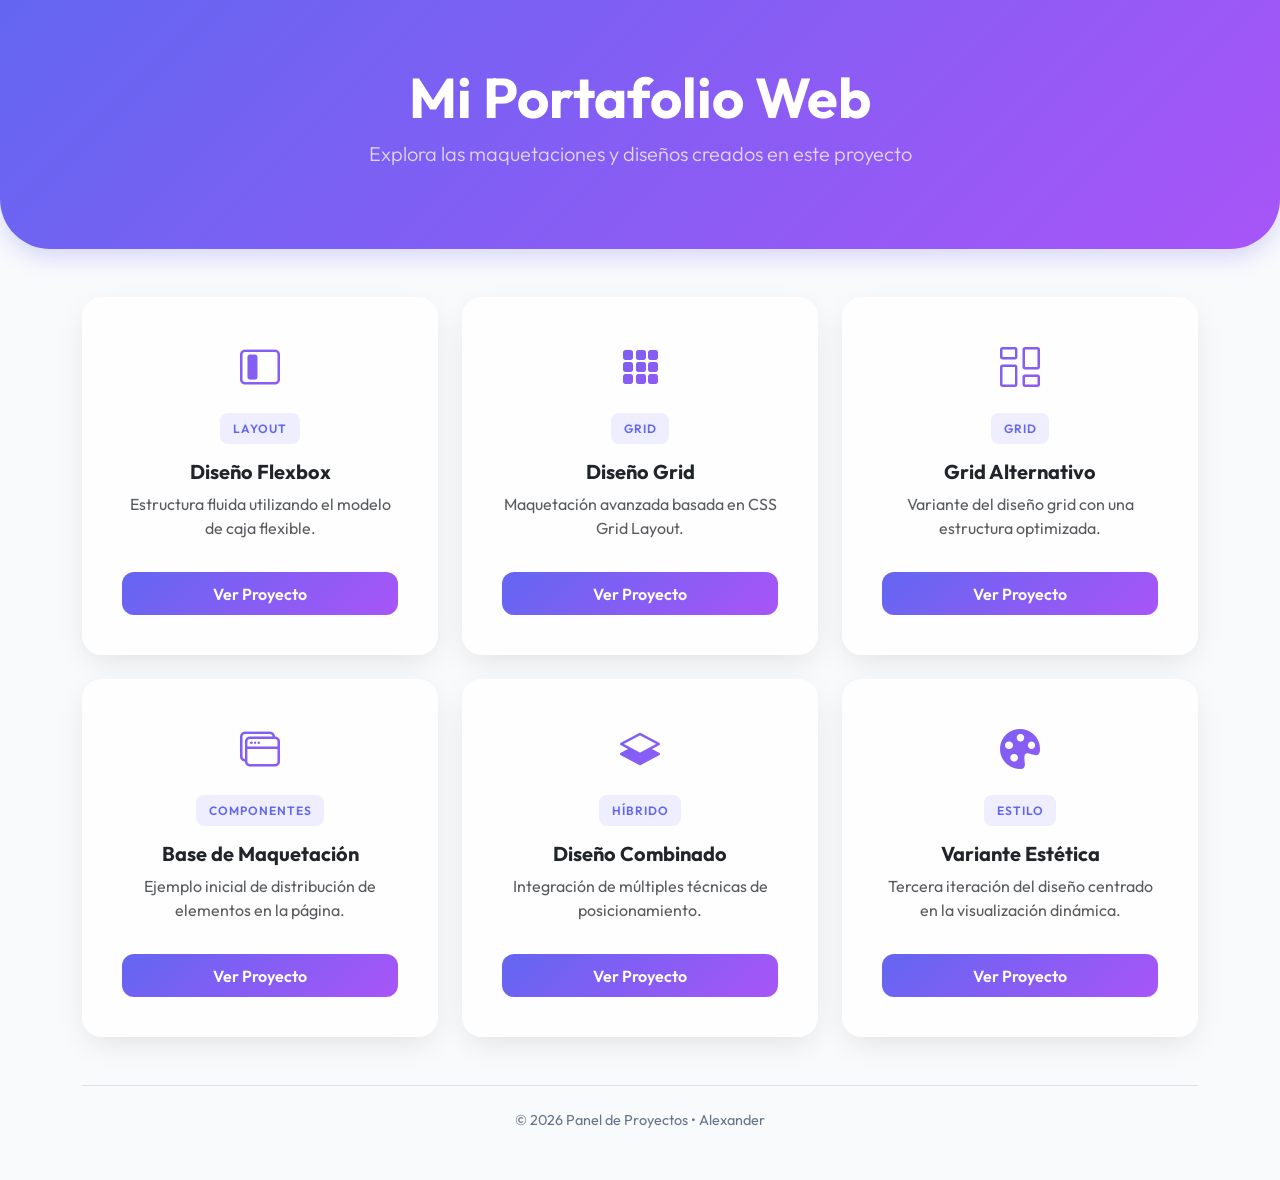
<file: index.html>
<!DOCTYPE html>
<html lang="es">

<head>
    <meta charset="UTF-8">
    <meta name="viewport" content="width=device-width, initial-scale=1.0">
    <title>Panel de Proyectos - Alexander</title>
    <!-- Google Fonts -->
    <link href="https://fonts.googleapis.com/css2?family=Outfit:wght@300;400;600;800&display=swap" rel="stylesheet">
    <!-- Bootstrap 5 CSS -->
    <link href="https://cdn.jsdelivr.net/npm/bootstrap@5.3.0/dist/css/bootstrap.min.css" rel="stylesheet">
    <!-- Bootstrap Icons -->
    <link rel="stylesheet" href="https://cdn.jsdelivr.net/npm/bootstrap-icons@1.11.1/font/bootstrap-icons.css">
    <style>
        :root {
            --primary-gradient: linear-gradient(135deg, #6366f1 0%, #a855f7 100%);
            --glass-bg: rgba(255, 255, 255, 0.9);
            --card-shadow: 0 10px 30px -5px rgba(0, 0, 0, 0.1);
        }

        body {
            font-family: 'Outfit', sans-serif;
            background-color: #f8fafc;
            color: #1e293b;
            min-height: 100vh;
            padding-bottom: 3rem;
        }

        .hero-section {
            background: var(--primary-gradient);
            padding: 4rem 0;
            margin-bottom: 3rem;
            color: white;
            border-radius: 0 0 50px 50px;
            box-shadow: 0 10px 20px rgba(99, 102, 241, 0.2);
        }

        .card {
            border: none;
            border-radius: 20px;
            background: var(--glass-bg);
            transition: all 0.4s cubic-bezier(0.175, 0.885, 0.32, 1.275);
            box-shadow: var(--card-shadow);
            height: 100%;
            overflow: hidden;
        }

        .card:hover {
            transform: translateY(-10px);
            box-shadow: 0 20px 40px -10px rgba(0, 0, 0, 0.15);
        }

        .card-icon {
            font-size: 2.5rem;
            background: var(--primary-gradient);
            -webkit-background-clip: text;
            -webkit-text-fill-color: transparent;
            margin-bottom: 1rem;
        }

        .btn-custom {
            background: var(--primary-gradient);
            border: none;
            color: white;
            border-radius: 12px;
            padding: 0.6rem 1.5rem;
            font-weight: 600;
            transition: opacity 0.3s;
        }

        .btn-custom:hover {
            color: white;
            opacity: 0.9;
        }

        .badge-category {
            background: rgba(99, 102, 241, 0.1);
            color: #6366f1;
            font-weight: 600;
            border-radius: 8px;
            padding: 0.4rem 0.8rem;
            font-size: 0.75rem;
            text-transform: uppercase;
            letter-spacing: 1px;
        }

        .footer-text {
            color: #64748b;
            font-size: 0.9rem;
        }

        /* Micro-animations */
        @keyframes fadeIn {
            from {
                opacity: 0;
                transform: translateY(20px);
            }

            to {
                opacity: 1;
                transform: translateY(0);
            }
        }

        .container {
            animation: fadeIn 0.8s ease-out;
        }
    </style>
</head>

<body>

    <header class="hero-section text-center">
        <div class="container">
            <h1 class="display-4 fw-bold mb-2">Mi Portafolio Web</h1>
            <p class="lead opacity-75">Explora las maquetaciones y diseños creados en este proyecto</p>
        </div>
    </header>

    <div class="container">
        <div class="row g-4">

            <!-- Card: Diseño Flex -->
            <div class="col-md-6 col-lg-4">
                <div class="card p-4">
                    <div class="card-body text-center d-flex flex-column">
                        <div class="card-icon"><i class="bi bi-layout-sidebar-inset"></i></div>
                        <span class="badge-category mb-3 align-self-center">Layout</span>
                        <h5 class="card-title fw-bold">Diseño Flexbox</h5>
                        <p class="card-text text-muted flex-grow-1">Estructura fluida utilizando el modelo de caja
                            flexible.</p>
                        <a href="diseno1-flex.html" class="btn btn-custom mt-3">Ver Proyecto</a>
                    </div>
                </div>
            </div>

            <!-- Card: Diseño Grid -->
            <div class="col-md-6 col-lg-4">
                <div class="card p-4">
                    <div class="card-body text-center d-flex flex-column">
                        <div class="card-icon"><i class="bi bi-grid-3x3-gap-fill"></i></div>
                        <span class="badge-category mb-3 align-self-center">Grid</span>
                        <h5 class="card-title fw-bold">Diseño Grid</h5>
                        <p class="card-text text-muted flex-grow-1">Maquetación avanzada basada en CSS Grid Layout.</p>
                        <a href="diseno1-grid.html" class="btn btn-custom mt-3">Ver Proyecto</a>
                    </div>
                </div>
            </div>

            <!-- Card: Diseño Grid Opción 2 -->
            <div class="col-md-6 col-lg-4">
                <div class="card p-4">
                    <div class="card-body text-center d-flex flex-column">
                        <div class="card-icon"><i class="bi bi-columns-gap"></i></div>
                        <span class="badge-category mb-3 align-self-center">Grid</span>
                        <h5 class="card-title fw-bold">Grid Alternativo</h5>
                        <p class="card-text text-muted flex-grow-1">Variante del diseño grid con una estructura
                            optimizada.</p>
                        <a href="diseno1-grid-opcion2.html" class="btn btn-custom mt-3">Ver Proyecto</a>
                    </div>
                </div>
            </div>

            <!-- Card: Ejemplo Maquetación -->
            <div class="col-md-6 col-lg-4">
                <div class="card p-4">
                    <div class="card-body text-center d-flex flex-column">
                        <div class="card-icon"><i class="bi bi-window-stack"></i></div>
                        <span class="badge-category mb-3 align-self-center">Componentes</span>
                        <h5 class="card-title fw-bold">Base de Maquetación</h5>
                        <p class="card-text text-muted flex-grow-1">Ejemplo inicial de distribución de elementos en la
                            página.</p>
                        <a href="ejemplo-maquitacion.html" class="btn btn-custom mt-3">Ver Proyecto</a>
                    </div>
                </div>
            </div>

            <!-- Card: Maquetación Combinada -->
            <div class="col-md-6 col-lg-4">
                <div class="card p-4">
                    <div class="card-body text-center d-flex flex-column">
                        <div class="card-icon"><i class="bi bi-layers-half"></i></div>
                        <span class="badge-category mb-3 align-self-center">Híbrido</span>
                        <h5 class="card-title fw-bold">Diseño Combinado</h5>
                        <p class="card-text text-muted flex-grow-1">Integración de múltiples técnicas de
                            posicionamiento.</p>
                        <a href="ejemplo-maquitacion-combinado.html" class="btn btn-custom mt-3">Ver Proyecto</a>
                    </div>
                </div>
            </div>

            <!-- Card: Maquetación Forma 3 -->
            <div class="col-md-6 col-lg-4">
                <div class="card p-4">
                    <div class="card-body text-center d-flex flex-column">
                        <div class="card-icon"><i class="bi bi-palette-fill"></i></div>
                        <span class="badge-category mb-3 align-self-center">Estilo</span>
                        <h5 class="card-title fw-bold">Variante Estética</h5>
                        <p class="card-text text-muted flex-grow-1">Tercera iteración del diseño centrado en la
                            visualización dinámica.</p>
                        <a href="ejemplo-maquitacion-forma3.html" class="btn btn-custom mt-3">Ver Proyecto</a>
                    </div>
                </div>
            </div>

        </div>

        <footer class="mt-5 pt-4 text-center border-top">
            <p class="footer-text mb-0">&copy; 2026 Panel de Proyectos • Alexander</p>
    </div>
    </div>

    <!-- Bootstrap 5 JS Bundle -->
    <script src="https://cdn.jsdelivr.net/npm/bootstrap@5.3.0/dist/js/bootstrap.bundle.min.js"></script>
</body>

</html>
</file>
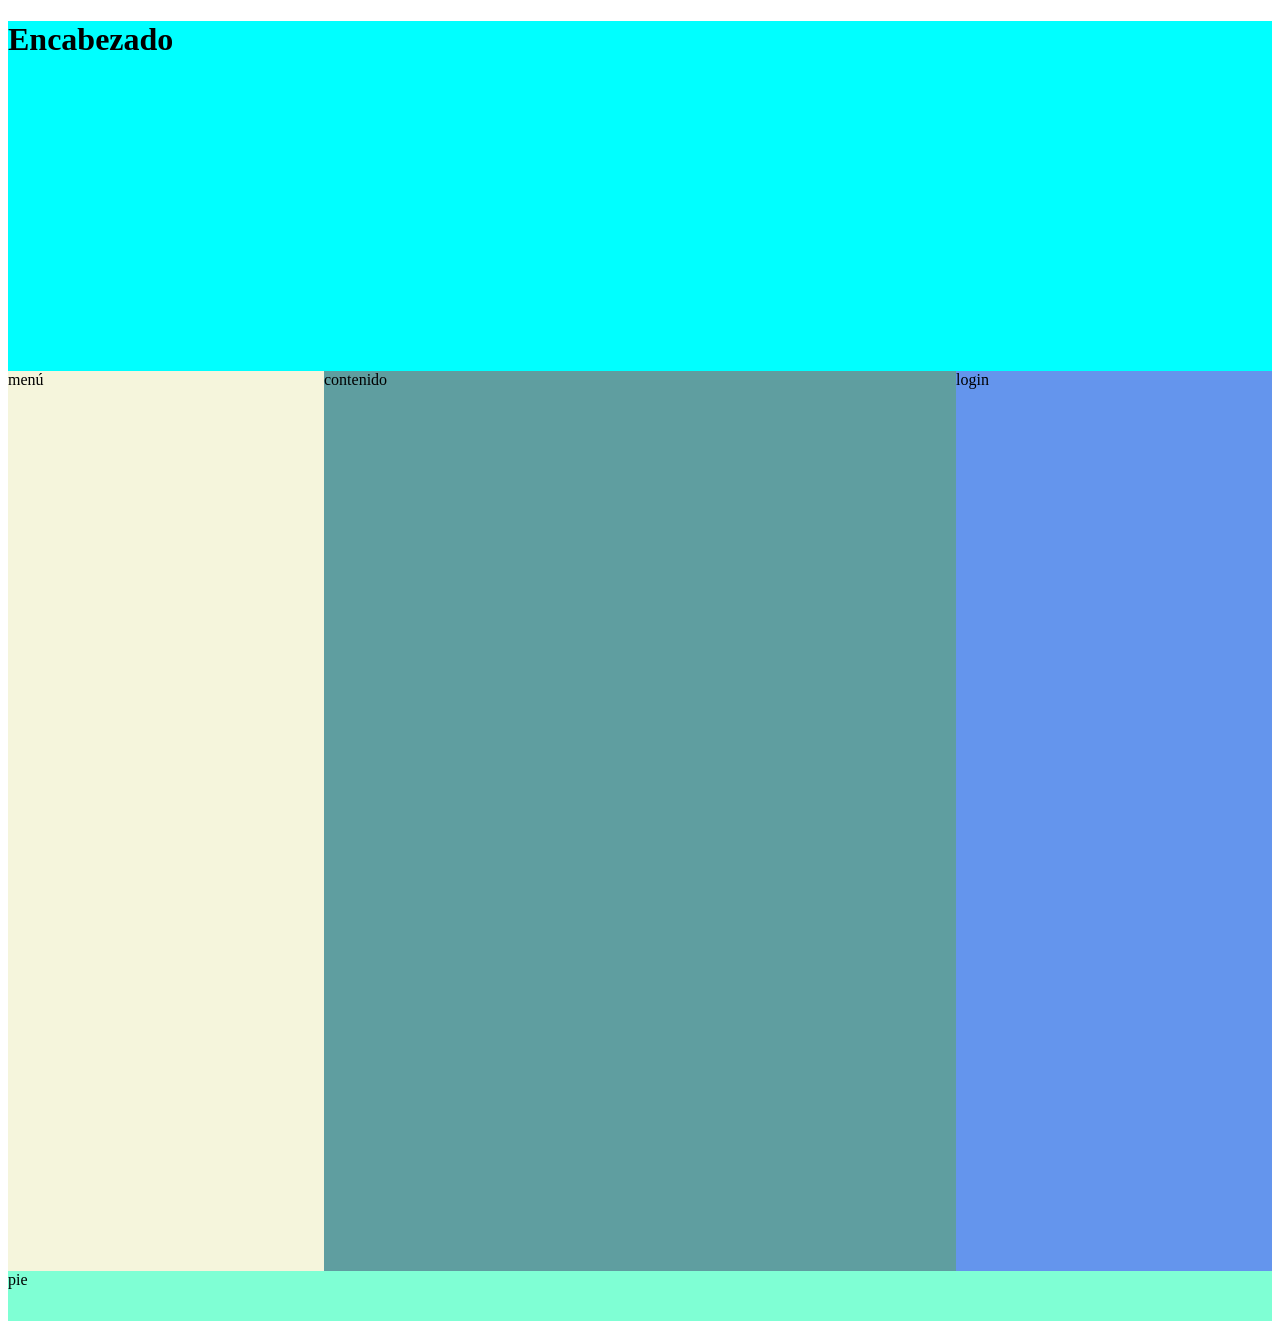
<file: diseno1-flex.html>
<!DOCTYPE html>
<html lang="es">
<head>
    <meta charset="UTF-8">
    <meta name="viewport" content="width=device-width, initial-scale=1.0">
    <title>Diseño1</title>
    <link rel="stylesheet" href="css/diseno1-flex.css">
</head>
<body>
    <div class="contenedor-principal">
        <header>
            <h1>Encabezado</h1>
        </header>
        <div class="contenedor">
            <nav>
                menú
            </nav>
            <main>
                contenido
            </main>
            <section class="login">
                login
            </section>
        </div>
        <footer>
            pie
        </footer>
    </div>
</body>
</html>
</file>
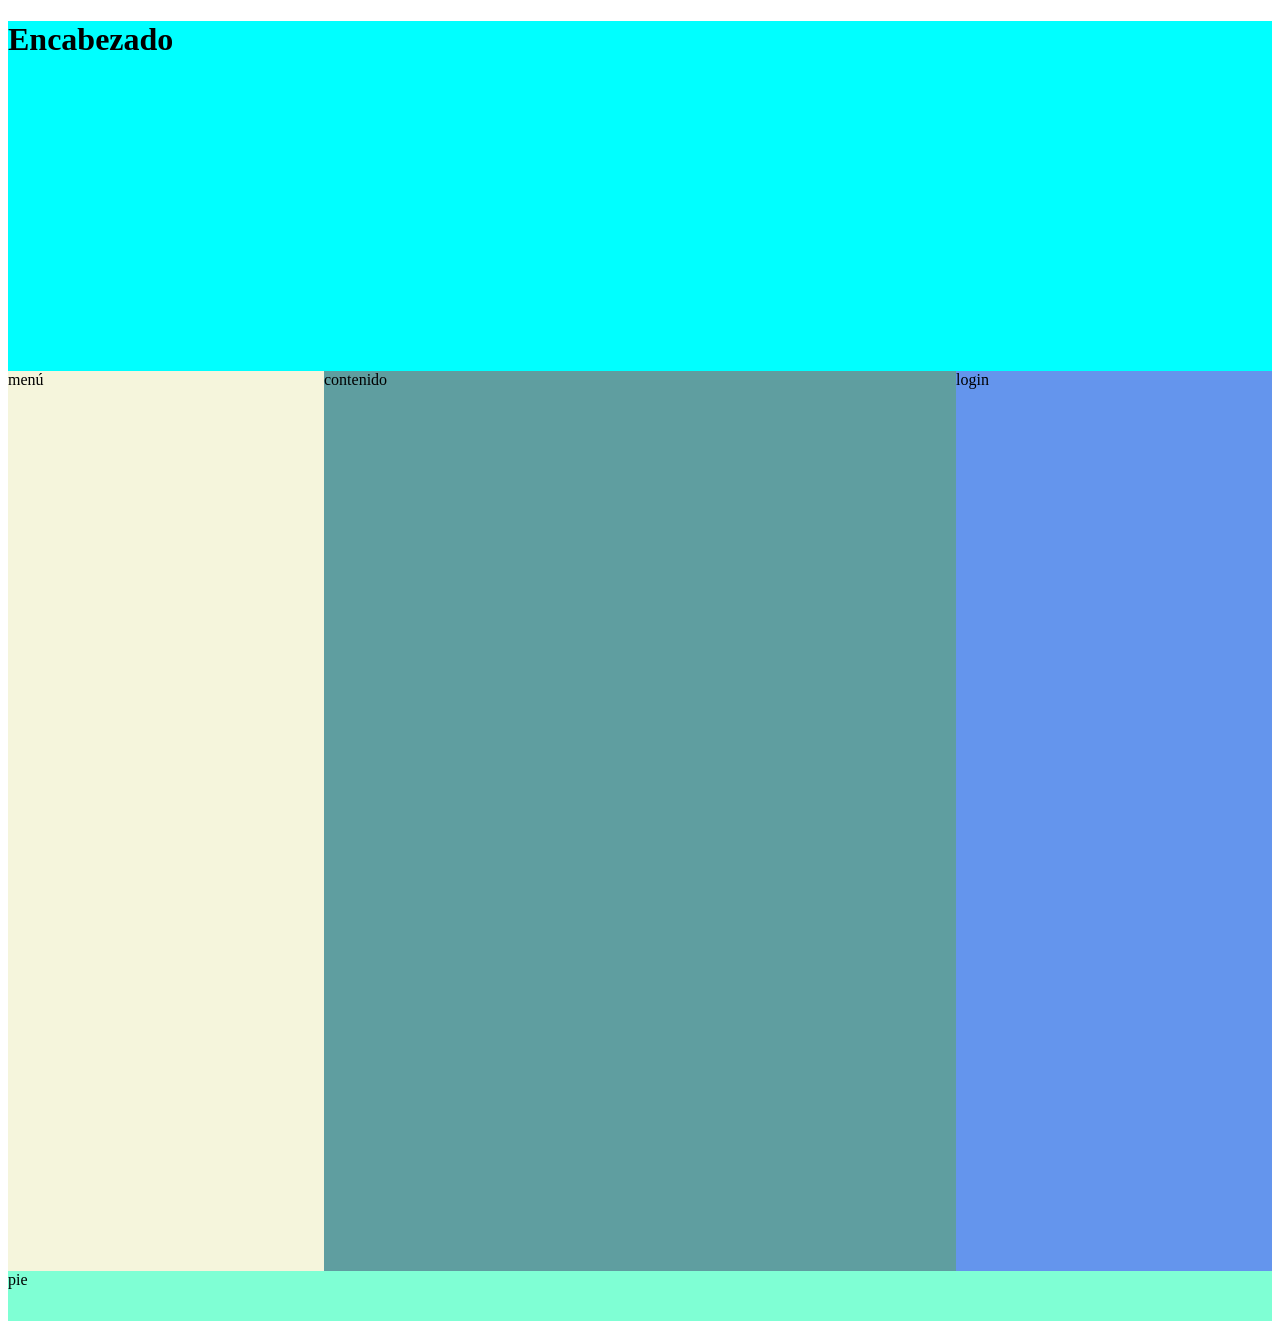
<file: diseno1-grid-opcion2.html>
<!DOCTYPE html>
<html lang="es">
<head>
    <meta charset="UTF-8">
    <meta name="viewport" content="width=device-width, initial-scale=1.0">
    <title>Diseño1</title>
    <link rel="stylesheet" href="css/diseno1-grid-opcion2.css">
</head>
<body>
    <div class="contenedor-principal">
        <header>
            <h1>Encabezado</h1>
        </header>
        <div class="contenedor">
            <nav>
                menú
            </nav>
            <main>
                contenido
            </main>
            <section class="login">
                login
            </section>
        </div>
        <footer>
            pie
        </footer>
    </div>
</body>
</html>
</file>
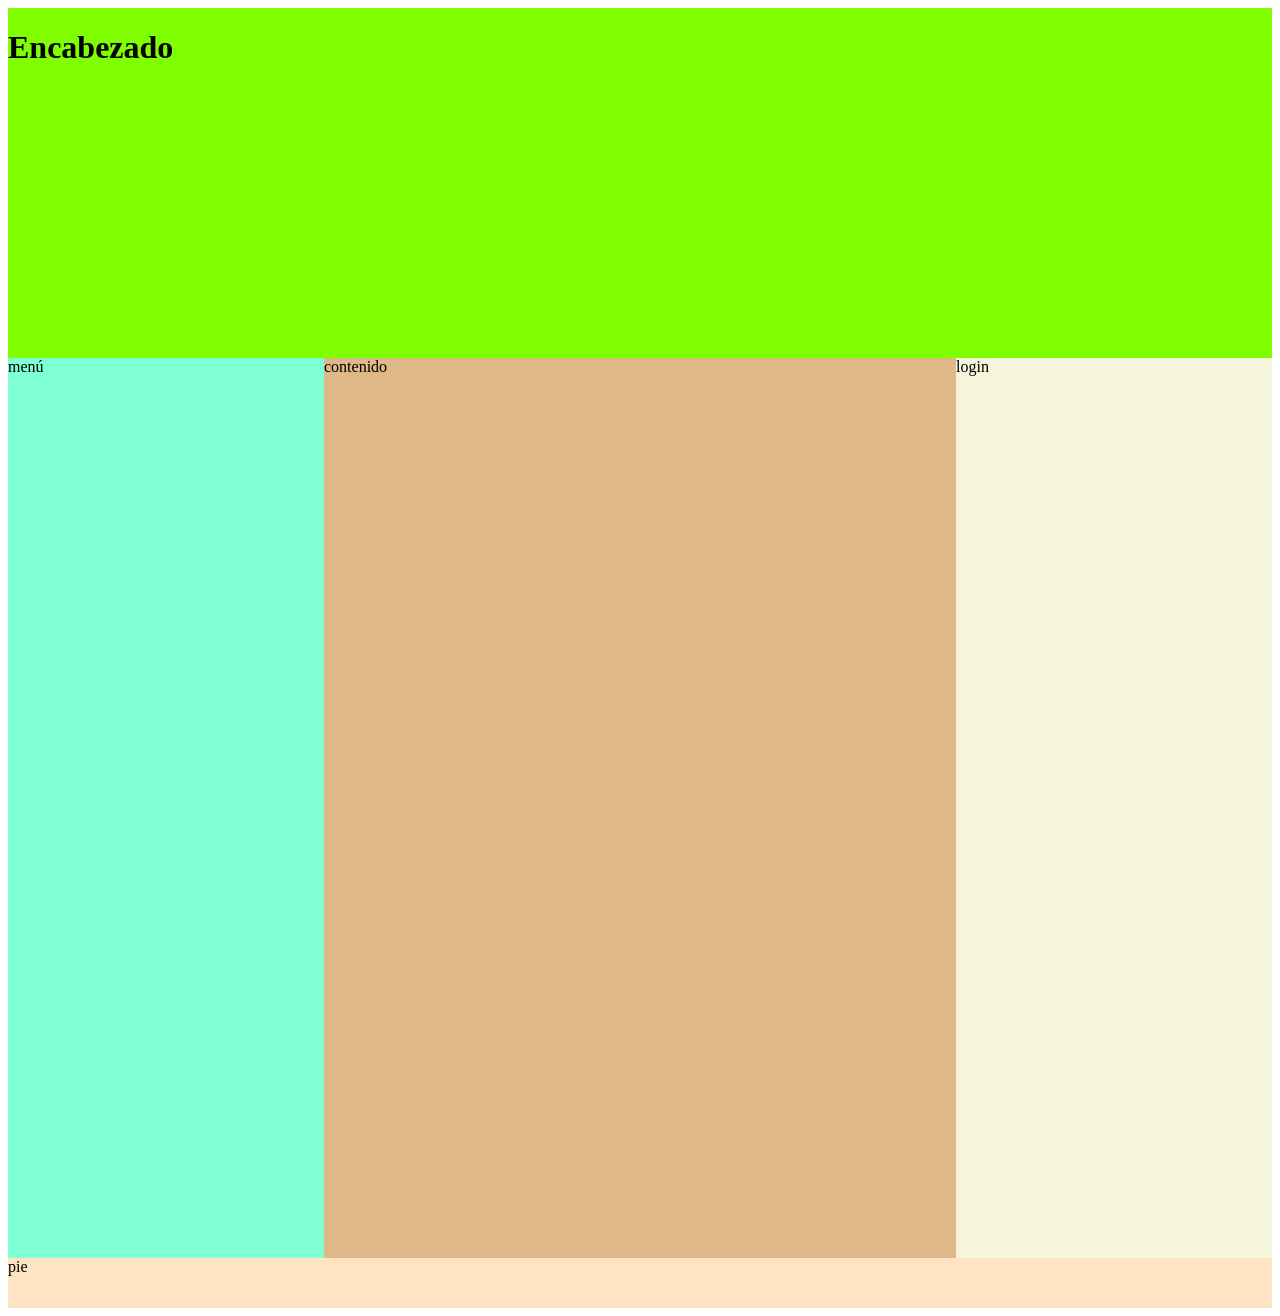
<file: diseno1-grid.html>
<!DOCTYPE html>
<html lang="es">
<head>
    <meta charset="UTF-8">
    <meta name="viewport" content="width=device-width, initial-scale=1.0">
    <title>Diseño1</title>
    <link rel="stylesheet" href="css/diseno1-grid.css">
</head>
<body>
    <div class="contenedor">
        <header>
            <h1>Encabezado</h1>
        </header>
        <nav>
            menú
        </nav>
        <main>
            contenido
        </main>
        <section class="login">
            login
        </section>
        <footer>
            pie
        </footer>
    </div>
</body>
</html>
</file>
<file: css/diseno1-flex.css>
.contenedor-principal{
    max-width: 1440px;
    margin: auto;
}
.contenedor{
    display: flex;
    height: 900px;
}
header{
    height: 350px;
    background-color: aqua;
}
footer{
    height: 50px;
    background-color: aquamarine;
}
nav{
    background-color: beige;
    width: 25%;
}
main{
    background-color: cadetblue;
    width: 50%;
}
.login{
    background-color: cornflowerblue;
    width: 25%;
}
</file>
<file: css/diseno1-grid-opcion2.css>
.contenedor-principal{
    max-width: 1440px;
    margin: auto;
}
.contenedor{
    display: grid;
    grid-template-columns: 1fr 2fr 1fr;
    height: 900px;
}
header{
    height: 350px;
    background-color: aqua;
}
footer{
    height: 50px;
    background-color: aquamarine;
}
nav{
    background-color: beige;
}
main{
    background-color: cadetblue;
}
.login{
    background-color: cornflowerblue;
}
</file>
<file: css/diseno1-grid.css>
.contenedor{
    max-width: 1440px;
    margin: auto;
    display: grid;
    grid-template-areas: 
        "encabezado encabezado encabezado"
        "menu contenido login"
        "pie pie pie";
        /*ancho=grid template columns*/
    grid-template-columns: 1fr 2fr 1fr;
        /*alto=grid template rows*/
    grid-template-rows: 350px 900px 50px;
}
header{
    grid-area: encabezado;
    background-color: chartreuse;
}
nav{
    grid-area: menu;
    background-color: aquamarine;
}
main{
    grid-area: contenido;
    background-color: burlywood;
}
.login{
    grid-area: login;
    background-color: beige;
}
footer{
    grid-area: pie; 
    background-color: bisque;
}
</file>
